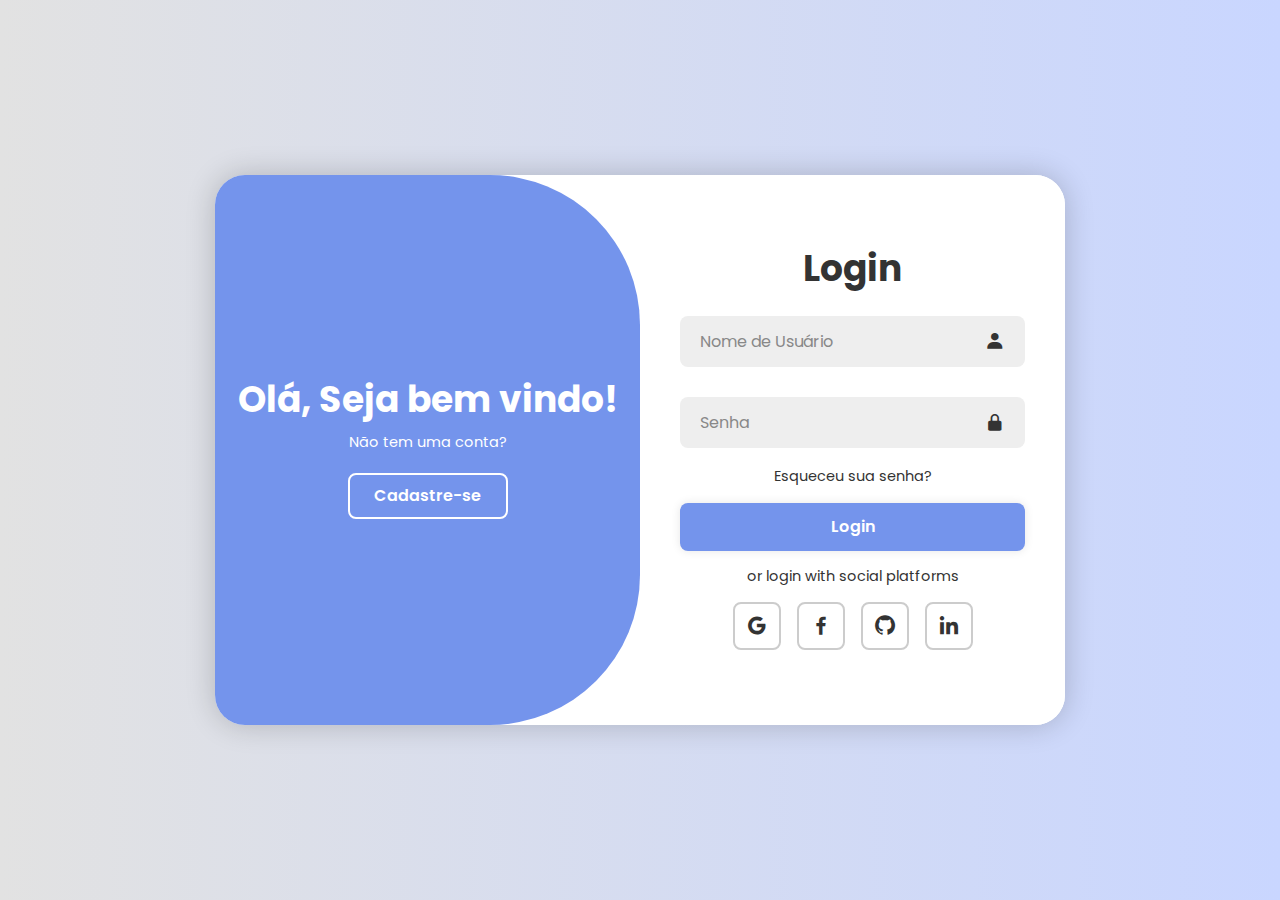
<file: index.html>
<!DOCTYPE html>
<html lang="pt-br">
<head>
    <meta charset="UTF-8">
    <meta name="viewport" content="width=device-width, initial-scale=1.0">
    <title>Denuncia Online Internacional</title>
    <link rel="stylesheet" href="style.css">
    <link href='https://unpkg.com/boxicons@2.1.4/css/boxicons.min.css' rel='stylesheet'>
</head>
<body>
    <div class="container">
        <div class="form-box login">
            <form action="#">
                <h1>Login</h1>
                <div class="input-box">
                    <input type="text" placeholder="Nome de Usuário" required>
                    <i class='bx bxs-user'></i>
                </div>
                <div class="input-box">
                    <input type="password" placeholder="Senha" required>
                    <i class='bx bxs-lock-alt' ></i>
                </div>
                <div class="forgot-link">
                    <a href="#">Esqueceu sua senha?</a>
                </div>
                <button type="submit" class="btn">Login</button>
                <p>or login with social platforms</p>
                <div class="social-icons">
                    <a href="#"><i class='bx bxl-google' ></i></a>
                    <a href="#"><i class='bx bxl-facebook' ></i></a>
                    <a href="#"><i class='bx bxl-github' ></i></a>
                    <a href="#"><i class='bx bxl-linkedin' ></i></a>
                </div>
            </form>
        </div>

        <div class="form-box register">
            <form action="cadastro.php" method="POST">
                <h1>Cadastro</h1>
                <div class="input-box">
                    <input type="text" name="username" placeholder="Nome de Usuário" required>
                    <i class='bx bxs-user'></i>
                </div>
                <div class="input-box">
                    <input type="email" name="email" placeholder="Email" required>
                    <i class='bx bxs-envelope'></i>
                </div>
                <div class="input-box">
                    <input type="password" name="password" placeholder="Senha" required>
                    <i class='bx bxs-lock-alt'></i>
                </div>
                <button type="submit" class="btn">Cadastrar</button>
                <p>ou cadastre-se com plataformas sociais</p>
                <div class="social-icons">
                    <a href="#"><i class='bx bxl-google'></i></a>
                    <a href="#"><i class='bx bxl-facebook'></i></a>
                    <a href="#"><i class='bx bxl-github'></i></a>
                    <a href="#"><i class='bx bxl-linkedin'></i></a>
                </div>
            </form>
        </div>

        <div class="toggle-box">
            <div class="toggle-panel toggle-left">
                <h1>Olá, Seja bem vindo!</h1>
                <p>Não tem uma conta?</p>
                <button class="btn register-btn" onclick="openRegisterPage()">Cadastre-se</button>
            </div>

            <div class="toggle-panel toggle-right">
                <h1>Bem vindo de volta!</h1>
                <p>Já tem uma conta?</p>
                <button class="btn login-btn">Login</button>
            </div>
        </div>
    </div>

    <script src="app.js"></script>
    <script>
        function openRegisterPage() {
            window.location.href = 'cadastro.html';
        }
    </script>
</body>
</html>
</file>
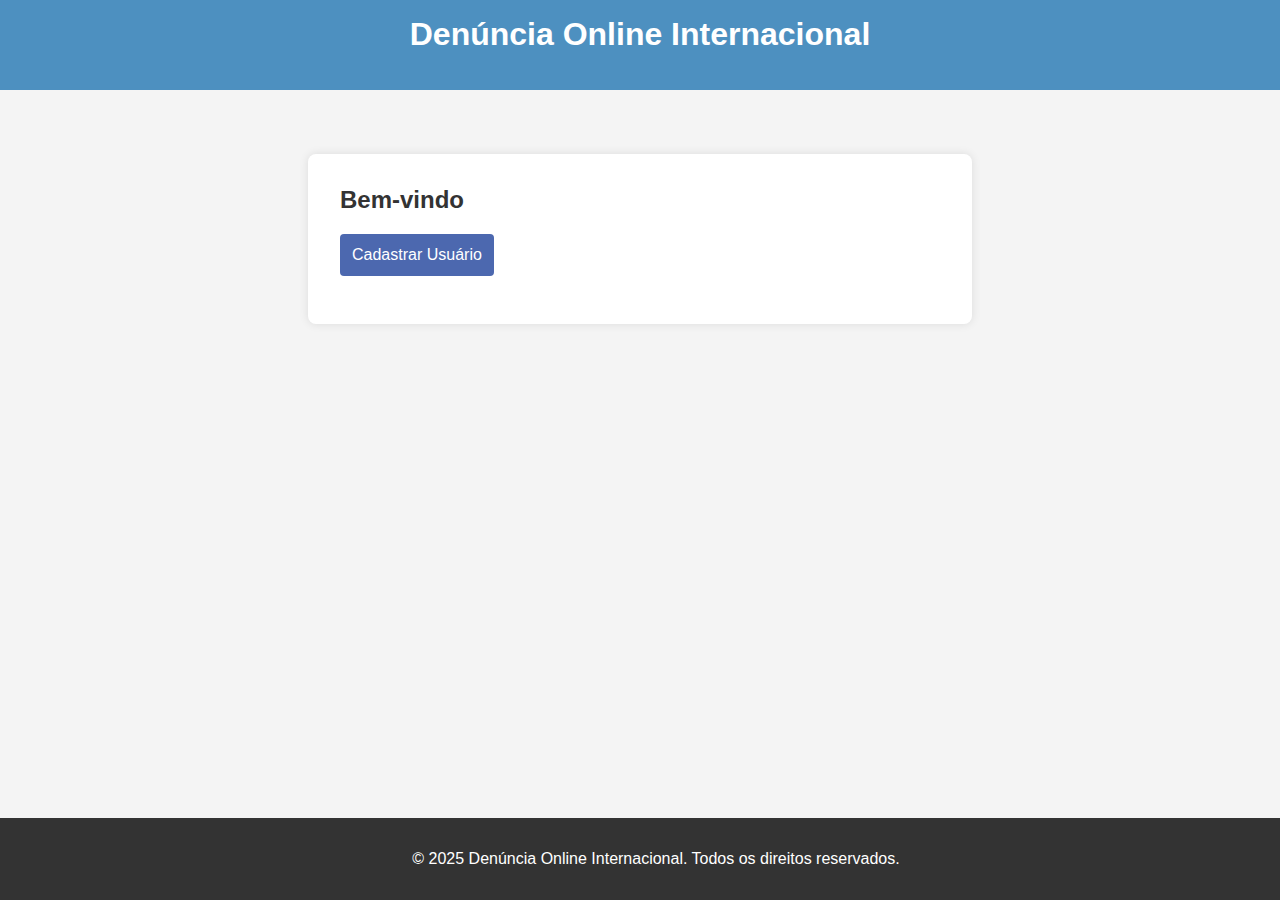
<file: DenunciaOnlineInternacional/SiteDenuncia01/index.html>
<!DOCTYPE html>
<html lang="pt-br">
<head>
    <meta charset="UTF-8">
    <meta name="viewport" content="width=device-width, initial-scale=1.0">
    <title>Denúncia Online Internacional</title>
    <link rel="stylesheet" href="style.css">
    <script>
        function confirmarEnvio() {
            if (confirm("Você deseja enviar a denúncia?")) {
                mostrarMensagem();
            }
        }

        function mostrarMensagem() {
            alert("Denúncia enviada com sucesso. Iremos submeter sua denúncia para análise da Equipe Juridica - Denuncia Online e retornaremos o contato para lhe orientar e/ou confirmar o encaminhamento aos órgãos pertinentes. E, não se preocupe !! Sua denúncia é 100% Anônima.");
        }
    </script>
</head>
<body>
    <header>
        <h1>Denúncia Online Internacional</h1>
    </header>
    <main>
        <section>
            <h2>Bem-vindo</h2>
            <button id="abrirCadastro" onclick="window.location.href='cadastro.html'">Cadastrar Usuário</button>
        </section>
    </main>
    <footer>
        <p>&copy; 2025 Denúncia Online Internacional. Todos os direitos reservados.</p>
    </footer>
</body>
</html>
</file>
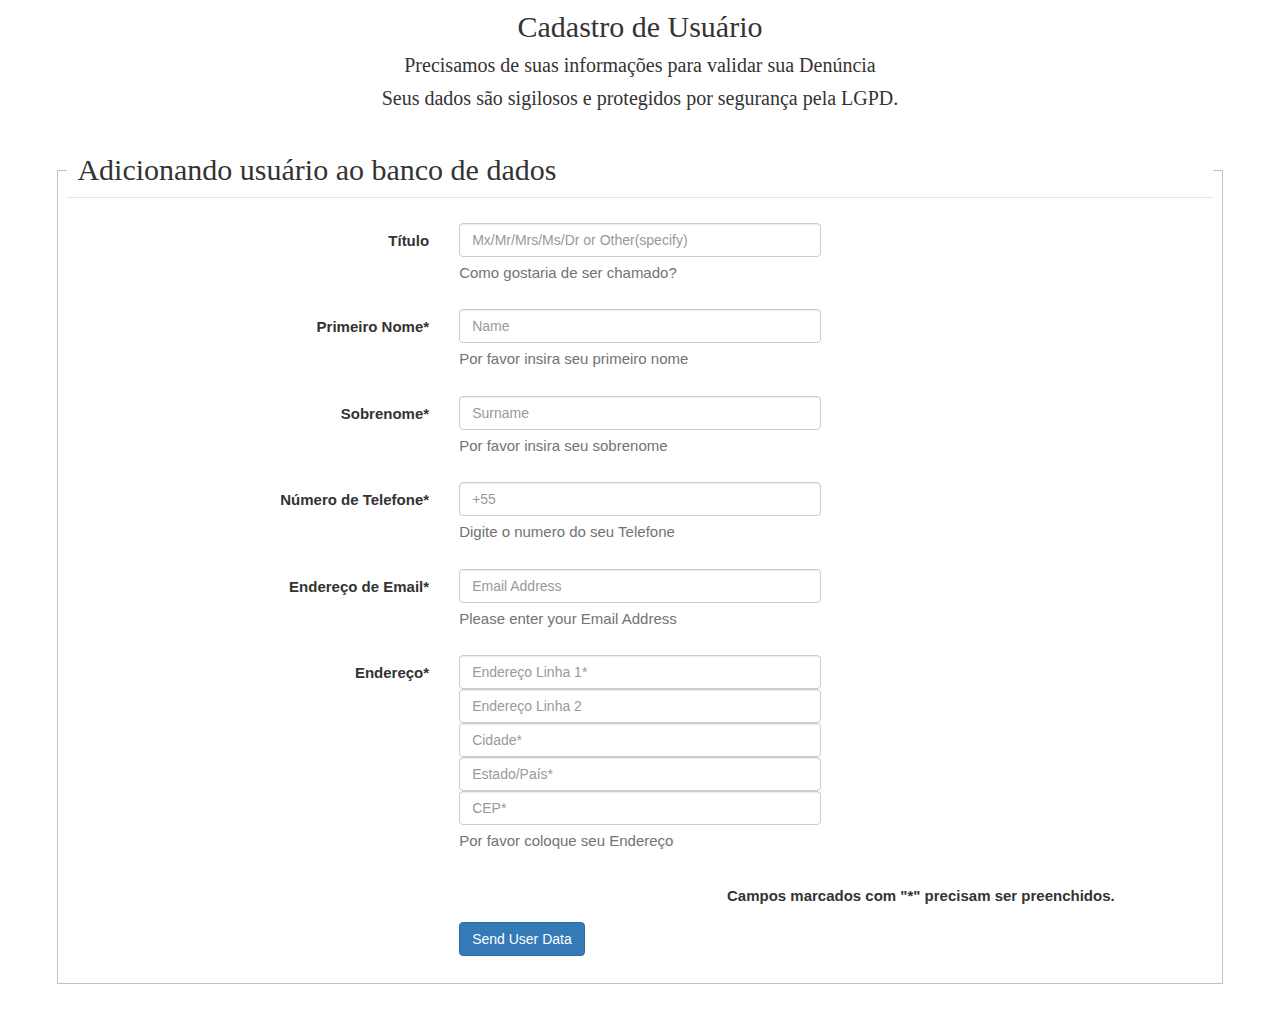
<file: cadastro.html>
<head>
    <title>AJAX Database Demo</title>
    <meta charset="utf-8">
    <meta name="viewport" content="width=device-width, initial-scale=1">
    <!-- Use Bootstrap for the form styling -->
    <link rel="stylesheet" href="https://maxcdn.bootstrapcdn.com/bootstrap/3.4.1/css/bootstrap.min.css">
    <!-- Use W3.CSS for the Modal -->
    <link rel="stylesheet" href="https://www.w3schools.com/w3css/4/w3.css">
    <!-- jQuery and Bootstrap JS -->
    <script src="https://ajax.googleapis.com/ajax/libs/jquery/3.5.1/jquery.min.js"></script>
    <script src="https://maxcdn.bootstrapcdn.com/bootstrap/3.4.1/js/bootstrap.min.js"></script>
  
  <!--For Require() Since it doesn't work in CodePen-->
  <script src="https://requirejs.org/docs/release/2.3.6/r.js"></script>
    <style>
        /* Extra Styles for the Bootstrap Forms */
        h1 {
            font: 30px Verdana;
            text-align: center;
        }
        h2 {
            font: 20px Verdana;
            text-align: center;
        }
        legend {
            padding: 10px;
            font: 30px Verdana
        }
    </style>
</head>

<body>
    <h1>Cadastro de Usuário</h1>
    <h2>Precisamos de suas informações para validar sua Denúncia</h2>
    <h2> Seus dados são sigilosos e protegidos por segurança pela LGPD.</h2>

    <br />

    <!-- 
        Bootstrap Styled Form: Add User to Database 
        Generated using the Bootsnipp Form Builder and Generator for Bootstrap
        https://bootsnipp.com/forms
    -->
    <div>
      <div class="container">
        <div class="row justify-content-center">
          <form id="addUserForm" class="form-horizontal">
            <fieldset>
              <!-- Form Name -->
              <legend>Adicionando usuário ao banco de dados</legend>
              
              <!-- Text Input - Title -->
              <div class="form-group">
                <label class="col-md-4 control-label" for="title">Título</label>
                <div class="col-md-4">
                  <input id="title" name="title" placeholder="Mx/Mr/Mrs/Ms/Dr or Other(specify)"
                         class="form-control input-md">
                  <span class="help-block">Como gostaria de ser chamado?</span>
                 </div>
              </div>
              
              <!-- Text Input - Primeiro Nome -->
              <div class="form-group">
                <label class="col-md-4 control-label" for="firstname">Primeiro Nome*</label>
                <div class="col-md-4">
                  <input id="firstname" name="firstname" placeholder="Name"
                                    class="form-control input-md">
                  <span class="help-block">Por favor insira seu primeiro nome</span> 
                 </div>
               </div>
              
              <!-- Text Input - Sobrenome -->
              <div class="form-group">
                <label class="col-md-4 control-label" for="surname">Sobrenome*</label>
                <div class="col-md-4">
                  <input id="surname" name="surname" type="text" placeholder="Surname"
                                    class="form-control input-md">
                  <span class="help-block">Por favor insira seu sobrenome</span>
                 </div>
               </div>
                      
              <!-- Text Input - Mobile Number -->
              <div class="form-group">
                <label class="col-md-4 control-label" for="phoneNumber">Número de Telefone*</label>
                <div class="col-md-4">
                  <input id="phoneNumber" name="phoneNumber" placeholder="+55"
                                    class="form-control input-md">
                  <span class="help-block">Digite o numero do seu Telefone</span>
                </div>
              </div>

              <!-- Text Input - Email -->
              <div class="form-group">
                <label class="col-md-4 control-label" for="email">Endereço de Email*</label>
                <div class="col-md-4">
                  <input id="email" name="email" type="text" placeholder="Email Address"
                                    class="form-control input-md">
                  <span class="help-block">Please enter your Email Address</span>
                </div>
              </div>
              
              <div class="form-group">
                <label class="col-md-4 control-label" for="address">Endereço*</label>
                <div class="col-md-4">
                  <input id="address1" name="address1" type="text" placeholder="Endereço Linha 1*"
                                    class="form-control input-md">
                  <input id="address2" name="address2" type="text" placeholder="Endereço Linha 2"
                                    class="form-control input-md">
                  <input id="addressT" name="addressT" type="text" placeholder="Cidade*"
                                    class="form-control input-md">
                  <input id="addressC" name="addressC" type="text" placeholder="Estado/País*"
                                    class="form-control input-md">
                  <input id="addressE" name="addressE" type="text" placeholder="CEP*"
                                    class="form-control input-md">
                  <span class="help-block">Por favor coloque seu Endereço</span>
                 </div>
               </div>
              
              <div class="form-group">
                
                <label class="col-md-11 control-label" style = "align: center">Campos marcados com "*" precisam ser preenchidos.</label>
              </div>
              
              <!-- Submit -->
              <div class="form-group">
                <label class="col-md-4 control-label" for="submit"></label>
                <div class="col-md-4">
                  <input type="submit" value="Send User Data" class="btn btn-primary">
                </div>
              </div>
                    </fieldset>
                </form>
            </div>
        </div>
    </div>

    <br />

    <!-- 
        Modal Popup usado para enviar mensagem de sucesso no envio do formulario para o Banco de Dados 
        W3.CSS Styled Form generated using W3.CSS modal demos
        https://www.w3schools.com/w3css/w3css_modal.asp
    -->
    <div id="modalUserAdded" class="w3-modal w3-animate-opacity">
        <div class="w3-modal-content w3-card-4">
            <header class="w3-container w3-blue-grey">
                <span onclick="document.getElementById('modalUserAdded').style.display='none'"
                    class="w3-button w3-large w3-display-topright">&times;</span>
                <h2>Usuário Cadastrado com Sucesso!</h2>
            </header>
            <div class="w3-container">
                <p></p>
                <p id="modalUserAddedMessage">Usuário Cadastrado com Sucesso!</p>
            </div>
            <footer class="w3-container w3-blue-grey">
                <p></p>
            </footer>
        </div>
    </div>
</body>
</file>
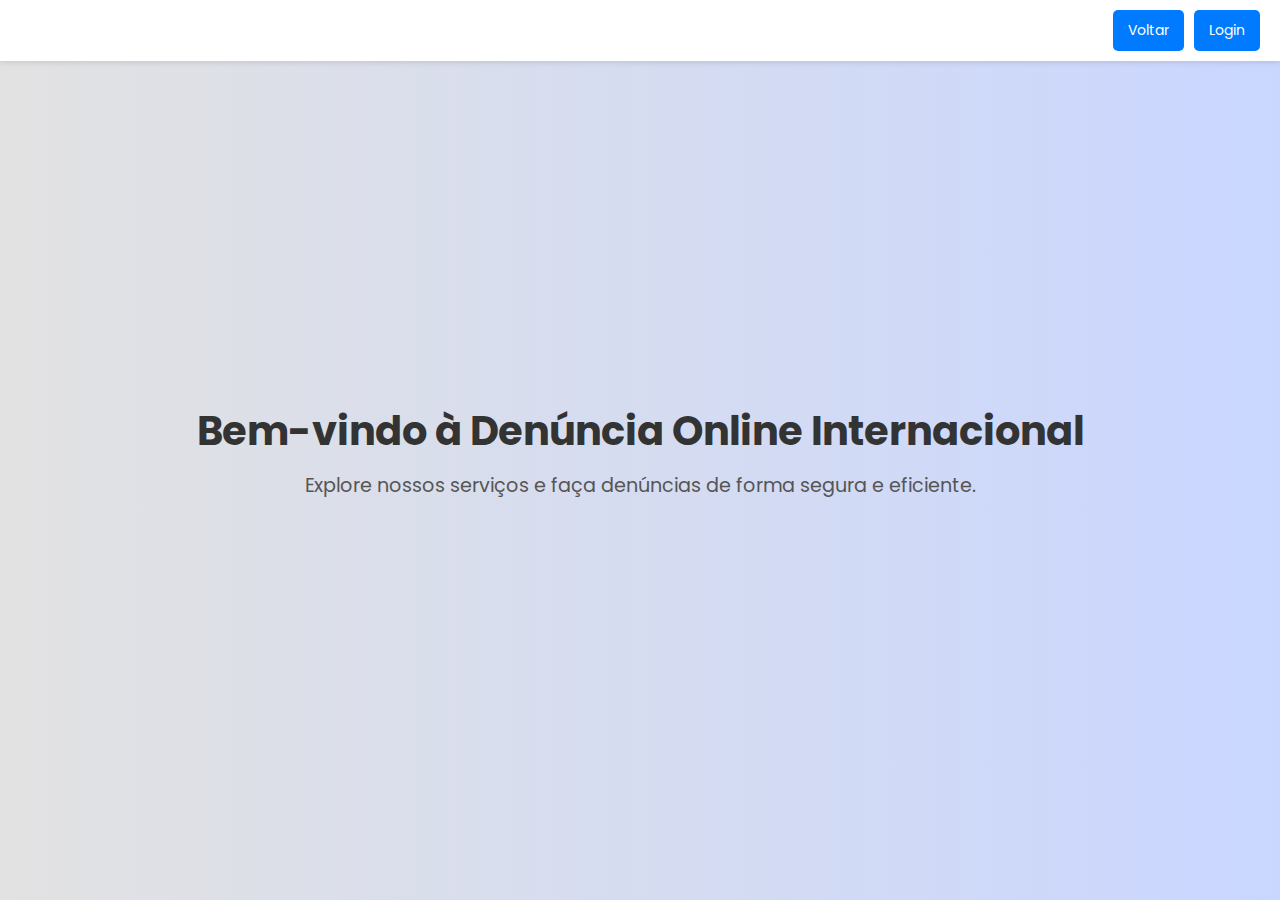
<file: welcome.html>
<!DOCTYPE html>
<html lang="pt-br">
<head>
    <meta charset="UTF-8">
    <meta name="viewport" content="width=device-width, initial-scale=1.0">
    <title>Bem-vindo</title>
    <link rel="stylesheet" href="style.css">
</head>
<body class="welcome-page">
    <header class="welcome-header">
        <button class="standard-button" onclick="window.history.back()">Voltar</button>
        <button class="standard-button" onclick="window.location.href='index.html'">Login</button>
    </header>
    <main class="welcome-content">
        <h1>Bem-vindo à Denúncia Online Internacional</h1>
        <p>Explore nossos serviços e faça denúncias de forma segura e eficiente.</p>
    </main>
</body>
</html>
</file>
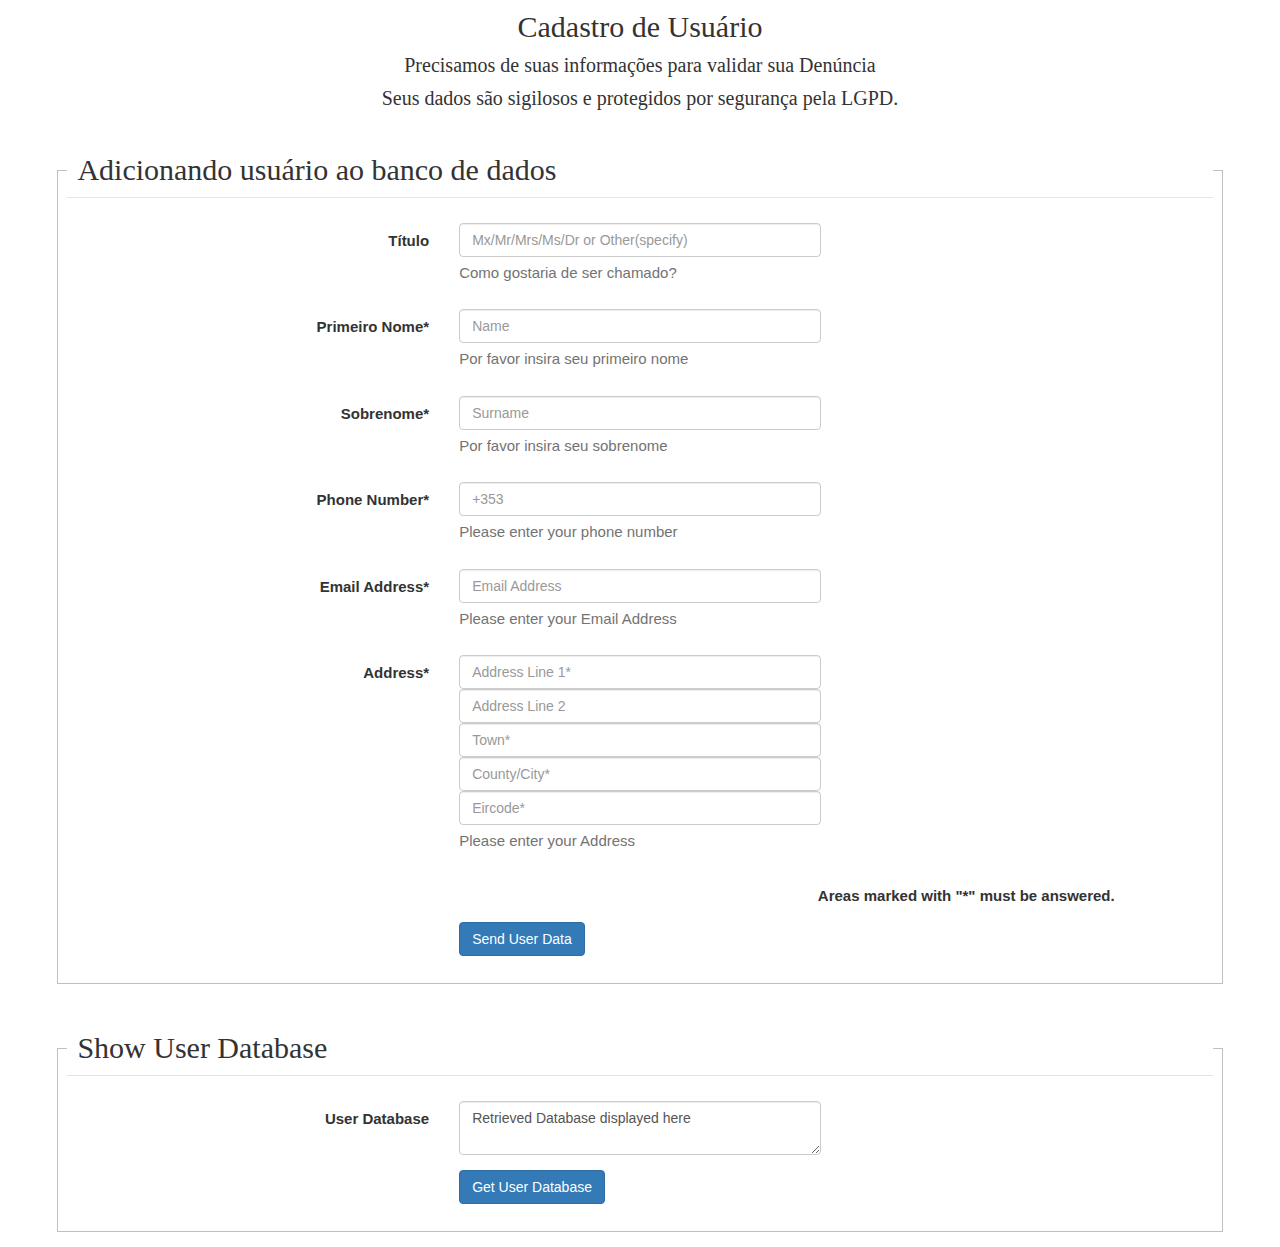
<file: DenunciaOnlineInternacional/cadastro.html>
<head>
    <title>AJAX Database Demo</title>
    <meta charset="utf-8">
    <meta name="viewport" content="width=device-width, initial-scale=1">
    <!-- Use Bootstrap for the form styling -->
    <link rel="stylesheet" href="https://maxcdn.bootstrapcdn.com/bootstrap/3.4.1/css/bootstrap.min.css">
    <!-- Use W3.CSS for the Modal -->
    <link rel="stylesheet" href="https://www.w3schools.com/w3css/4/w3.css">
    <!-- jQuery and Bootstrap JS -->
    <script src="https://ajax.googleapis.com/ajax/libs/jquery/3.5.1/jquery.min.js"></script>
    <script src="https://maxcdn.bootstrapcdn.com/bootstrap/3.4.1/js/bootstrap.min.js"></script>
  
  <!--For Require() Since it doesn't work in CodePen-->
  <script src="https://requirejs.org/docs/release/2.3.6/r.js"></script>
    <style>
        /* Extra Styles for the Bootstrap Forms */
        h1 {
            font: 30px Verdana;
            text-align: center;
        }
        h2 {
            font: 20px Verdana;
            text-align: center;
        }
        legend {
            padding: 10px;
            font: 30px Verdana
        }
    </style>
</head>

<body>
    <h1>Cadastro de Usuário</h1>
    <h2>Precisamos de suas informações para validar sua Denúncia</h2>
    <h2> Seus dados são sigilosos e protegidos por segurança pela LGPD.</h2>

    <br />

    <!-- 
        Bootstrap Styled Form: Add User to Database 
        Generated using the Bootsnipp Form Builder and Generator for Bootstrap
        https://bootsnipp.com/forms
    -->
    <div>
      <div class="container">
        <div class="row justify-content-center">
          <form id="addUserForm" class="form-horizontal">
            <fieldset>
              <!-- Form Name -->
              <legend>Adicionando usuário ao banco de dados</legend>
              
              <!-- Text Input - Title -->
              <div class="form-group">
                <label class="col-md-4 control-label" for="title">Título</label>
                <div class="col-md-4">
                  <input id="title" name="title" placeholder="Mx/Mr/Mrs/Ms/Dr or Other(specify)"
                         class="form-control input-md">
                  <span class="help-block">Como gostaria de ser chamado?</span>
                 </div>
              </div>
              
              <!-- Text Input - Primeiro Nome -->
              <div class="form-group">
                <label class="col-md-4 control-label" for="firstname">Primeiro Nome*</label>
                <div class="col-md-4">
                  <input id="firstname" name="firstname" placeholder="Name"
                                    class="form-control input-md">
                  <span class="help-block">Por favor insira seu primeiro nome</span> 
                 </div>
               </div>
              
              <!-- Text Input - Sobrenome -->
              <div class="form-group">
                <label class="col-md-4 control-label" for="surname">Sobrenome*</label>
                <div class="col-md-4">
                  <input id="surname" name="surname" type="text" placeholder="Surname"
                                    class="form-control input-md">
                  <span class="help-block">Por favor insira seu sobrenome</span>
                 </div>
               </div>
                      
              <!-- Text Input - Mpbile Number -->
              <div class="form-group">
                <label class="col-md-4 control-label" for="phoneNumber">Phone Number*</label>
                <div class="col-md-4">
                  <input id="phoneNumber" name="phoneNumber" placeholder="+353"
                                    class="form-control input-md">
                  <span class="help-block">Please enter your phone number</span>
                </div>
              </div>

              <!-- Text Input - Email -->
              <div class="form-group">
                <label class="col-md-4 control-label" for="email">Email Address*</label>
                <div class="col-md-4">
                  <input id="email" name="email" type="text" placeholder="Email Address"
                                    class="form-control input-md">
                  <span class="help-block">Please enter your Email Address</span>
                </div>
              </div>
              
              <div class="form-group">
                <label class="col-md-4 control-label" for="address">Address*</label>
                <div class="col-md-4">
                  <input id="address1" name="address1" type="text" placeholder="Address Line 1*"
                                    class="form-control input-md">
                  <input id="address2" name="address2" type="text" placeholder="Address Line 2"
                                    class="form-control input-md">
                  <input id="addressT" name="addressT" type="text" placeholder="Town*"
                                    class="form-control input-md">
                  <input id="addressC" name="addressC" type="text" placeholder="County/City*"
                                    class="form-control input-md">
                  <input id="addressE" name="addressE" type="text" placeholder="Eircode*"
                                    class="form-control input-md">
                  <span class="help-block">Please enter your Address</span>
                 </div>
               </div>
              
              <div class="form-group">
                
                <label class="col-md-11 control-label" style = "align: center">Areas marked with "*" must be answered.</label>
              </div>
              
              <!-- Submit -->
              <div class="form-group">
                <label class="col-md-4 control-label" for="submit"></label>
                <div class="col-md-4">
                  <input type="submit" value="Send User Data" class="btn btn-primary">
                </div>
              </div>
                    </fieldset>
                </form>
            </div>
        </div>
    </div>

    <br />

    <!-- 
        Bootstrap Styled Form: Add User to Database 
        Generated using the Bootsnipp Form Builder and Generator for Bootstrap
        https://bootsnipp.com/forms
    -->
    <div>
      <div class="container">
        <div class="row justify-content-center">
          <form id="getUserDatabaseForm" class="form-horizontal">
            <fieldset>
              <!-- Form Name -->
              <legend>Show User Database</legend>
              
              <!-- Textarea -->
              <div class="form-group">
                <label class="col-md-4 control-label" for="showUserDatabase">User Database</label>
                <div class="col-md-4">
                  <textarea class="form-control" id="showUserDatabase"
                            name="showUserDatabase">Retrieved Database displayed here</textarea>
                              
                 </div>
               </div>
              
              <!-- Submit -->
              <div class="form-group">
                <label class="col-md-4 control-label" for="submit"></label>
                <div class="col-md-4">
                  <input type="submit" value="Get User Database" class="btn btn-primary">
                </div>
               </div>

             </fieldset>
           </form>
         </div>
       </div>
    </div>

    <!-- 
        Modal Popup used to confirm User Data was sent and added to Database 
        W3.CSS Styled Form generated using W3.CSS modal demos
        https://www.w3schools.com/w3css/w3css_modal.asp
    -->
    <div id="modalUserAdded" class="w3-modal w3-animate-opacity">
        <div class="w3-modal-content w3-card-4">
            <header class="w3-container w3-blue-grey">
                <span onclick="document.getElementById('modalUserAdded').style.display='none'"
                    class="w3-button w3-large w3-display-topright">&times;</span>
                <h2>User Added to Database!</h2>
            </header>
            <div class="w3-container">
                <p></p>
                <p id="modalUserAddedMessage">Message Text</p>
            </div>
            <footer class="w3-container w3-blue-grey">
                <p></p>
            </footer>
        </div>
    </div>
</body>
</file>
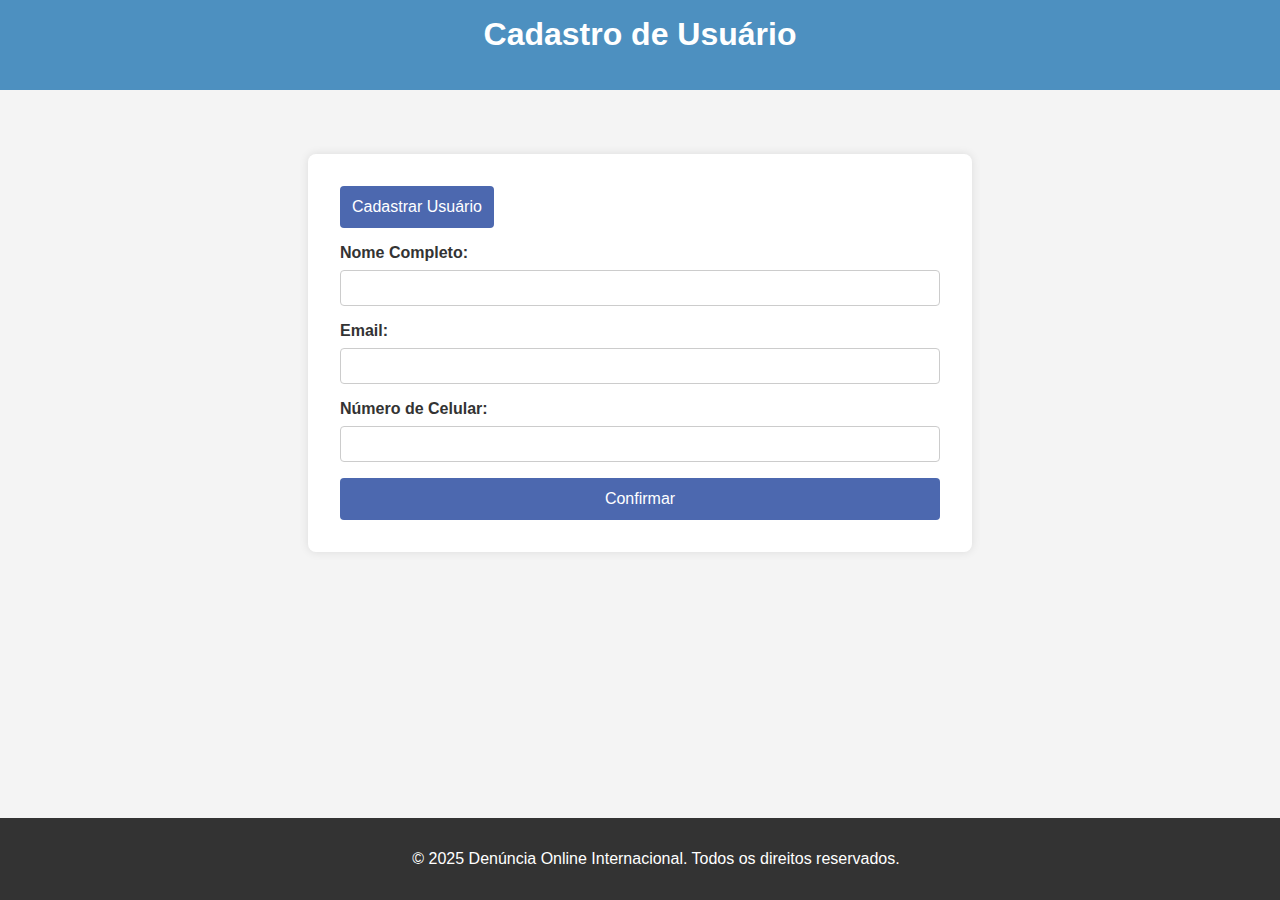
<file: DenunciaOnlineInternacional/SiteDenuncia01/cadastro.html>
<!DOCTYPE html>
<html lang="pt-br">
<head>
    <meta charset="UTF-8">
    <meta name="viewport" content="width=device-width, initial-scale=1.0">
    <title>Cadastro de Usuário</title>
    <link rel="stylesheet" href="style.css">
    <!-- <script src="https://www.google.com/recaptcha/api.js" async defer></script> -->
</head>
<body>
    <header>
        <h1>Cadastro de Usuário</h1>
    </header>
    <main>
        <section id="cadastroUsuario">
            <button id="abrirCadastro">Cadastrar Usuário</button>
            <form id="formCadastro">
                <label for="nomeCompleto">Nome Completo:</label>
                <input type="text" id="nomeCompleto" name="nomeCompleto" required>
                
                <label for="emailCadastro">Email:</label>
                <input type="email" id="emailCadastro" name="emailCadastro" required>
                
                <label for="celular">Número de Celular:</label>
                <input type="tel" id="celular" name="celular" required>
                
                               
                <button type="button" id="confirmarCadastro">Confirmar</button>
            </form>
        </section>
    </main>
    <footer>
        <p>&copy; 2025 Denúncia Online Internacional. Todos os direitos reservados.</p>
    </footer>
    <script src="app.js"></script>
    <script>
        document.getElementById('confirmarCadastro').addEventListener('click', function() {
            var nomeCompleto = document.getElementById("nomeCompleto").value;
            var emailCadastro = document.getElementById("emailCadastro").value;
            var celular = document.getElementById("celular").value;

            if (nomeCompleto === "" || emailCadastro === "" || celular === "") {
                alert("Por favor, preencha todos os campos.");
                return;
            }

            // Simulate successful registration
            window.location.href = 'denuncia.html';
        });
    </script>
</body>
</html>
</file>
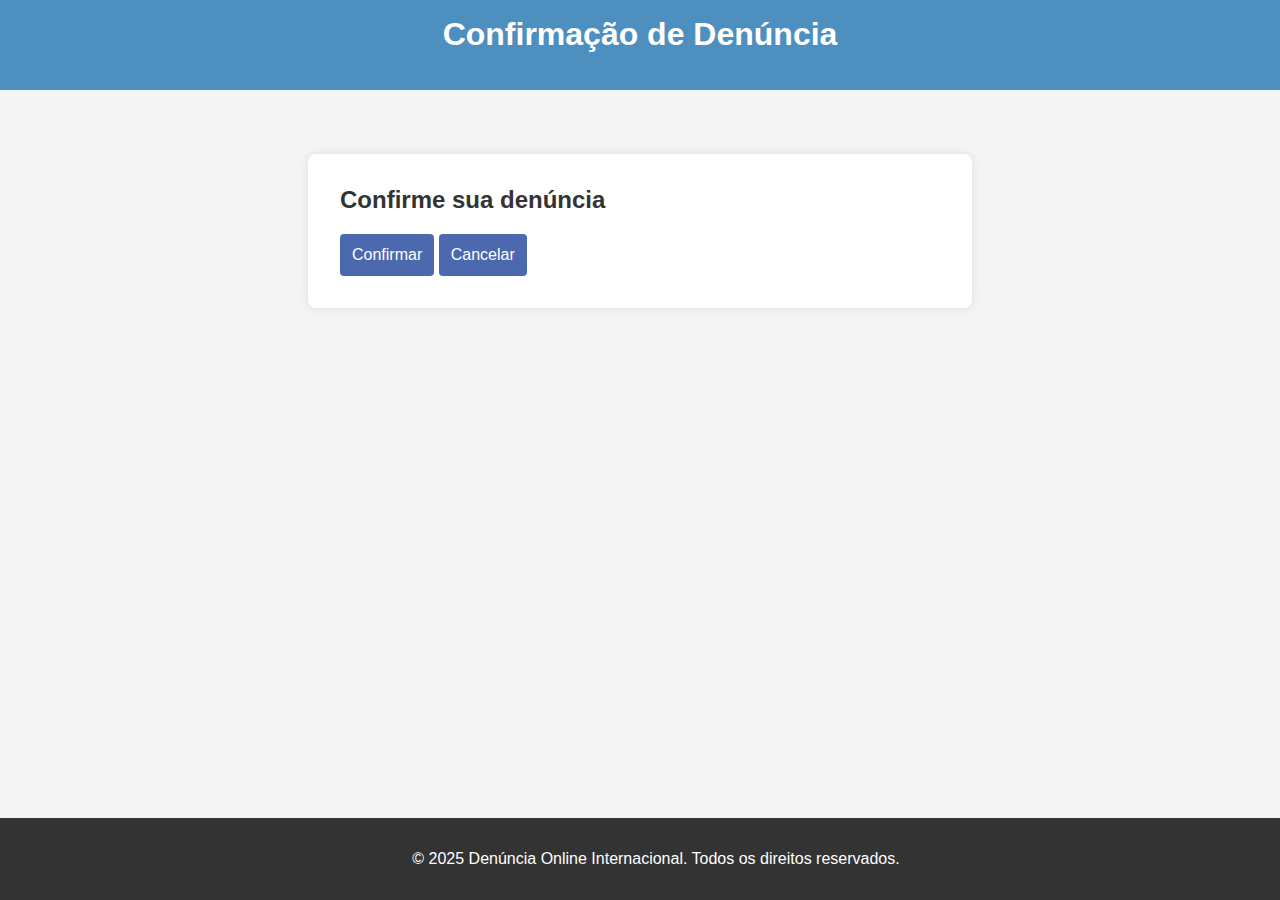
<file: DenunciaOnlineInternacional/SiteDenuncia01/confirmacao.html>
<!DOCTYPE html>
<html lang="pt-br">
<head>
    <meta charset="UTF-8">
    <meta name="viewport" content="width=device-width, initial-scale=1.0">
    <title>Confirmação de Denúncia</title>
    <link rel="stylesheet" href="style.css">
    <script>
        function enviarDenuncia() {
            const denuncia = sessionStorage.getItem('denuncia');
            mostrarMensagem(denuncia);
            sessionStorage.removeItem('denuncia');
            window.location.href = 'denuncia.html';
        }

        function cancelarEnvio() {
            sessionStorage.removeItem('denuncia');
            window.location.href = 'denuncia.html';
        }

        function mostrarMensagem(denuncia) {
            alert(`Denúncia enviada com sucesso. Iremos submeter sua denúncia para análise da Equipe Juridica - Denuncia Online e retornaremos o contato para lhe orientar e/ou confirmar o encaminhamento aos órgãos pertinentes. E, não se preocupe !! Sua denúncia é 100% Anônima.\n\nConteúdo da denúncia:\n${denuncia}`);
        }

        document.addEventListener('DOMContentLoaded', function() {
            const denuncia = sessionStorage.getItem('denuncia');
            document.getElementById('conteudoDenuncia').innerText = denuncia;
        });
    </script>
</head>
<body>
    <header>
        <h1>Confirmação de Denúncia</h1>
    </header>
    <main>
        <section>
            <h2>Confirme sua denúncia</h2>
            <p id="conteudoDenuncia"></p>
            <button type="button" onclick="enviarDenuncia()">Confirmar</button>
            <button type="button" onclick="cancelarEnvio()">Cancelar</button>
        </section>
    </main>
    <footer>
        <p>&copy; 2025 Denúncia Online Internacional. Todos os direitos reservados.</p>
    </footer>
</body>
</html>
</file>
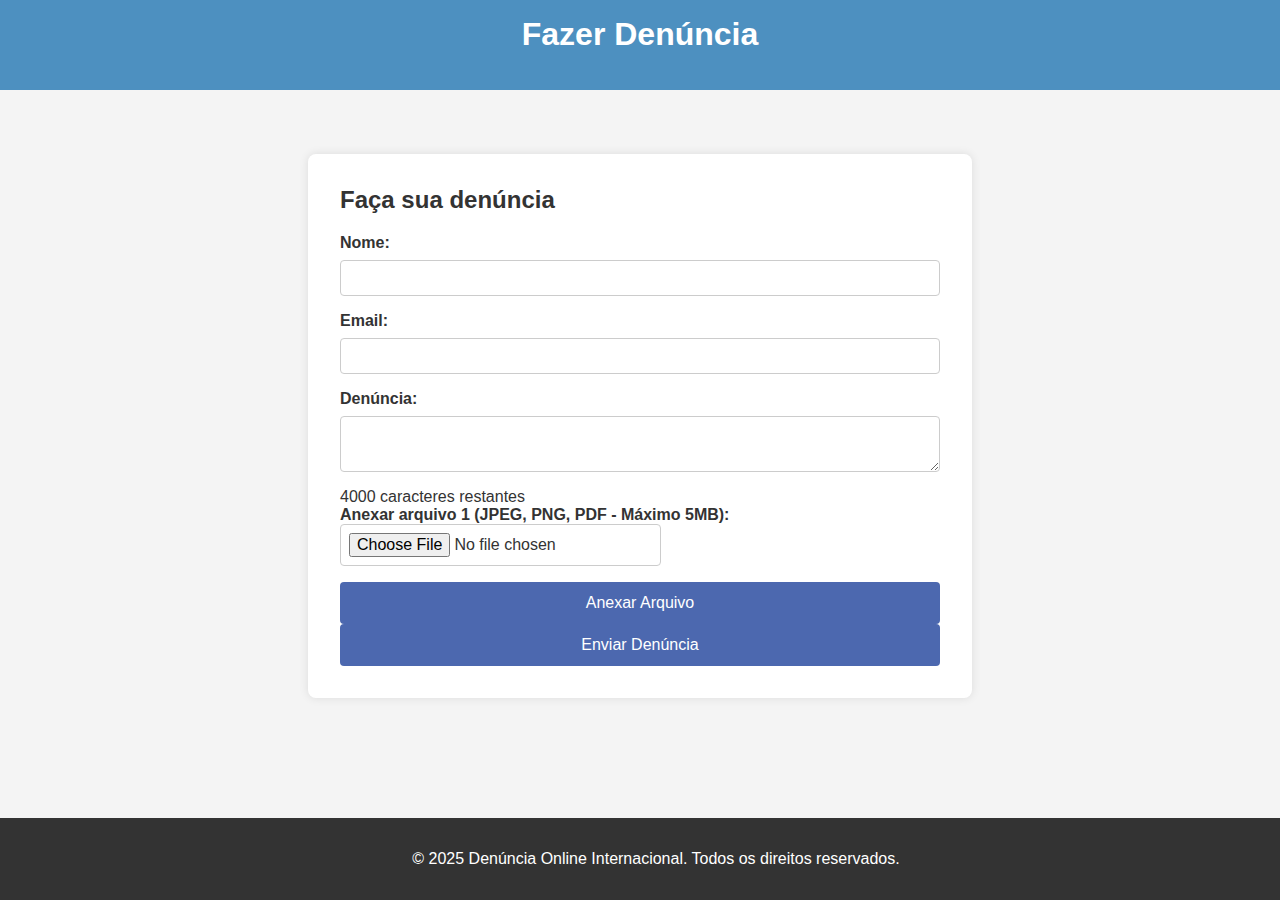
<file: DenunciaOnlineInternacional/SiteDenuncia01/denuncia.html>
<!DOCTYPE html>
<html lang="pt-br">
<head>
    <meta charset="UTF-8">
    <meta name="viewport" content="width=device-width, initial-scale=1.0">
    <title>Fazer Denúncia</title>
    <link rel="stylesheet" href="style.css">
</head>
<body>
    <header>
        <h1>Fazer Denúncia</h1>
    </header>
    <main>
        <section>
            <h2>Faça sua denúncia</h2>
            <form id="formDenuncia" enctype="multipart/form-data">
                <label for="nome">Nome:</label>
                <input type="text" id="nome" name="nome" required>
                
                <label for="email">Email:</label>
                <input type="email" id="email" name="email" required>
                
                <label for="denuncia">Denúncia:</label>
                <textarea id="denuncia" name="denuncia" maxlength="4000" required></textarea>
                <div id="charCount">4000 caracteres restantes</div>
                
                <div id="arquivosContainer">
                    <label for="arquivo1">Anexar arquivo 1 (JPEG, PNG, PDF - Máximo 5MB):</label>
                    <input type="file" id="arquivo1" name="arquivos[]" accept=".jpeg,.jpg,.png,.pdf" required>
                </div>
                <button type="button" id="anexarArquivo">Anexar Arquivo</button>
                
                <button type="button" id="enviarDenuncia">Enviar Denúncia</button>
            </form>
        </section>
    </main>
    <footer>
        <p>&copy; 2025 Denúncia Online Internacional. Todos os direitos reservados.</p>
    </footer>
    <script>
        document.getElementById('denuncia').addEventListener('input', function() {
            var maxLength = 4000;
            var currentLength = this.value.length;
            var remaining = maxLength - currentLength;
            document.getElementById('charCount').innerText = remaining + ' caracteres restantes';
        });

        let arquivoCount = 1;
        document.getElementById('anexarArquivo').addEventListener('click', function() {
            const lastFileInput = document.getElementById(`arquivo${arquivoCount}`);
            if (lastFileInput && lastFileInput.files.length === 0) {
                alert('O campo de anexar arquivo está vazio. Por favor, selecione um arquivo antes de anexar outro.');
                return;
            }

            if (arquivoCount < 5) {
                arquivoCount++;
                const arquivosContainer = document.getElementById('arquivosContainer');
                const newLabel = document.createElement('label');
                newLabel.setAttribute('for', `arquivo${arquivoCount}`);
                newLabel.innerText = `Anexar arquivo ${arquivoCount} (JPEG, PNG, PDF - Máximo 5MB):`;
                const newInput = document.createElement('input');
                newInput.setAttribute('type', 'file');
                newInput.setAttribute('id', `arquivo${arquivoCount}`);
                newInput.setAttribute('name', 'arquivos[]');
                newInput.setAttribute('accept', '.jpeg,.jpg,.png,.pdf');
                arquivosContainer.appendChild(newLabel);
                arquivosContainer.appendChild(newInput);
            } else {
                alert('Você só pode anexar até 5 arquivos.');
            }
        });

        document.getElementById('enviarDenuncia').addEventListener('click', function() {
            var nome = document.getElementById("nome").value;
            var email = document.getElementById("email").value;
            var denuncia = document.getElementById("denuncia").value;

            if (denuncia === "") {
                alert("Por favor, preencha a descrição da denúncia.");
                return;
            }

            if (confirm(`Você deseja enviar a denúncia?\n\nConteúdo da denúncia:\n${denuncia}`)) {
                // Enviar dados da denúncia para o servidor
                var formData = new FormData(document.getElementById("formDenuncia"));
                formData.append("nome", nome);
                formData.append("email", email);
                formData.append("denuncia", denuncia);

                fetch('submit_denuncia.php', {
                    method: 'POST',
                    body: formData
                })
                .then(response => response.json())
                .then(data => {
                    if (data.success) {
                        alert("Denúncia enviada com sucesso. Iremos submeter sua denúncia para análise da Equipe Juridica - Denuncia Online e retornaremos o contato para lhe orientar e/ou confirmar o encaminhamento aos órgãos pertinentes. E, não se preocupe !! Sua denúncia é 100% Anônima.");
                        document.getElementById("formDenuncia").reset();
                    } else {
                        alert("Erro ao enviar denúncia.");
                    }
                })
                .catch(error => {
                    console.error('Erro:', error);
                    alert("Erro ao enviar denúncia.");
                });
            }
        });
    </script>
</body>
</html>
</file>
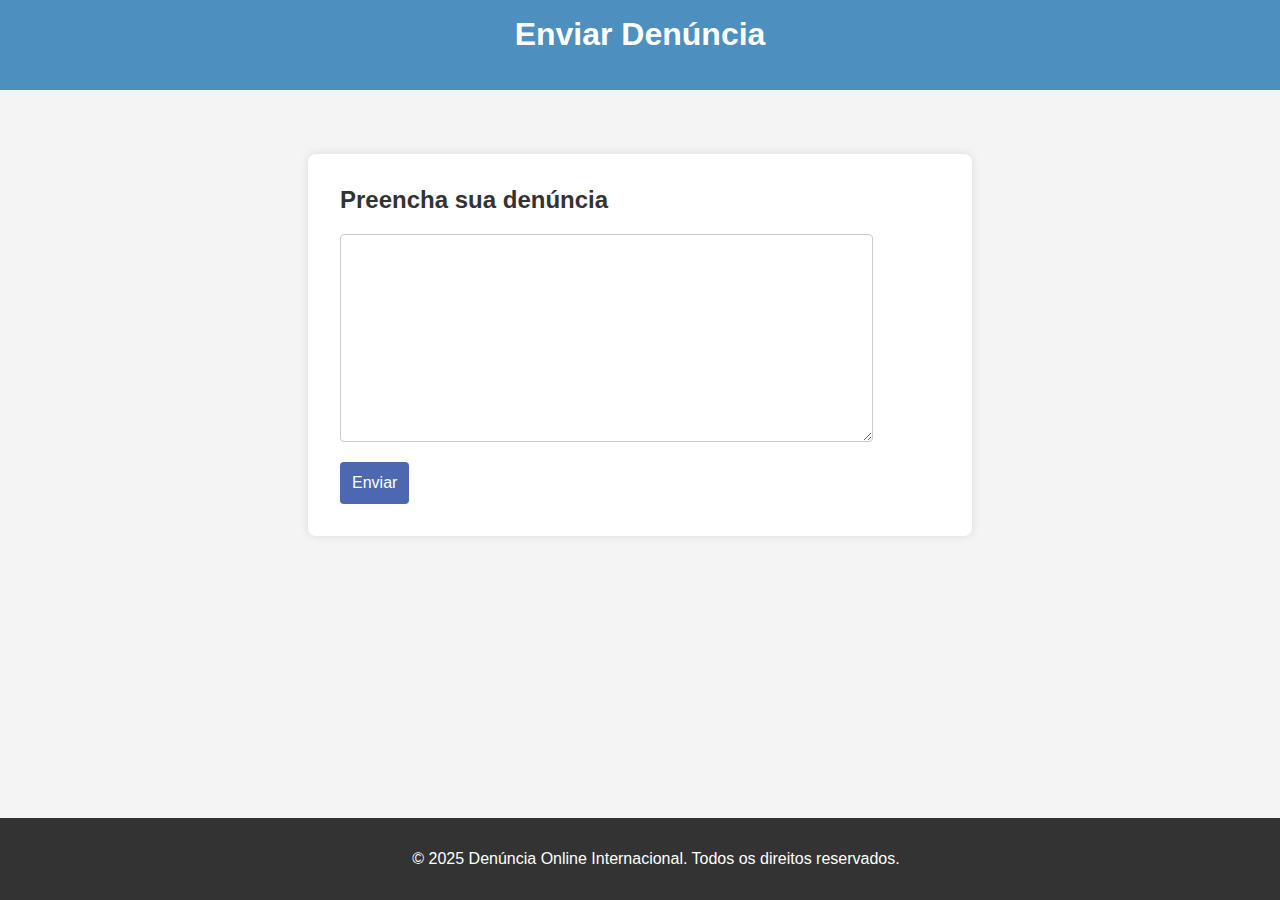
<file: DenunciaOnlineInternacional/SiteDenuncia01/enviar_denuncia.html>
<!DOCTYPE html>
<html lang="pt-br">
<head>
    <meta charset="UTF-8">
    <meta name="viewport" content="width=device-width, initial-scale=1.0">
    <title>Enviar Denúncia</title>
    <link rel="stylesheet" href="style.css">
    <script>
        function confirmarEnvio() {
            const denuncia = document.getElementById('denuncia').value;
            if (confirm("Você deseja enviar a denúncia?")) {
                sessionStorage.setItem('denuncia', denuncia);
                window.location.href = 'confirmacao.html';
            }
        }

        function enviarDenuncia() {
            const denuncia = sessionStorage.getItem('denuncia');
            if (denuncia) {
                alert(`Denúncia enviada com sucesso. Iremos submeter sua denúncia para análise da Equipe Juridica - Denuncia Online e retornaremos o contato para lhe orientar e/ou confirmar o encaminhamento aos órgãos pertinentes. E, não se preocupe !! Sua denúncia é 100% Anônima.\n\nConteúdo da denúncia:\n${denuncia}`);
                // Código para enviar a denúncia para o banco de dados
                sessionStorage.removeItem('denuncia');
            }
        }

        document.addEventListener('DOMContentLoaded', function() {
            const denuncia = sessionStorage.getItem('denuncia');
            if (denuncia) {
                enviarDenuncia();
                sessionStorage.removeItem('denuncia');
            }
        });
    </script>
</head>
<body>
    <header>
        <h1>Enviar Denúncia</h1>
    </header>
    <main>
        <section>
            <h2>Preencha sua denúncia</h2>
            <textarea id="denuncia" rows="10" cols="50"></textarea>
            <button type="button" onclick="confirmarEnvio()">Enviar</button>
        </section>
    </main>
    <footer>
        <p>&copy; 2025 Denúncia Online Internacional. Todos os direitos reservados.</p>
    </footer>
</body>
</html>
</file>
<file: style.css>
@import url('https://fonts.googleapis.com/css2?family=Poppins:ital,wght@0,100;0,200;0,300;0,400;0,500;0,600;0,700;0,800;0,900;1,100;1,200;1,300;1,400;1,500;1,600;1,700;1,800;1,900&display=swap');

*{
    margin: 0;
    padding: 0;
    box-sizing: border-box;
    font-family: "Poppins", sans-serif;
    text-decoration: none;
    list-style: none;
}

body{
    display: flex;
    justify-content: center;
    align-items: center;
    min-height: 100vh;
    background: linear-gradient(90deg, #e2e2e2, #c9d6ff);
}

.container{
    position: relative;
    width: 850px;
    height: 550px;
    background: #fff;
    margin: 20px;
    border-radius: 30px;
    box-shadow: 0 0 30px rgba(0, 0, 0, .2);
    overflow: hidden;
}

    .container h1{
        font-size: 36px;
        margin: -10px 0;
    }

    .container p{
        font-size: 14.5px;
        margin: 15px 0;
    }

form{ width: 100%; }

.form-box{
    position: absolute;
    right: 0;
    width: 50%;
    height: 100%;
    background: #fff;
    display: flex;
    align-items: center;
    color: #333;
    text-align: center;
    padding: 40px;
    z-index: 1;
    transition: .6s ease-in-out 1.2s, visibility 0s 1s;
}

    .container.active .form-box{ right: 50%; }

    .form-box.register{ visibility: hidden; }
        .container.active .form-box.register{ visibility: visible; }

.container.active .form-box.register {
    right: 0;
    visibility: visible;
    transition-delay: 0s;
}

.input-box{
    position: relative;
    margin: 30px 0;
}

    .input-box input{
        width: 100%;
        padding: 13px 50px 13px 20px;
        background: #eee;
        border-radius: 8px;
        border: none;
        outline: none;
        font-size: 16px;
        color: #333;
        font-weight: 500;
    }

        .input-box input::placeholder{
            color: #888;
            font-weight: 400;
        }
    
    .input-box i{
        position: absolute;
        right: 20px;
        top: 50%;
        transform: translateY(-50%);
        font-size: 20px;
    }

.forgot-link{ margin: -15px 0 15px; }
    .forgot-link a{
        font-size: 14.5px;
        color: #333;
    }

.btn{
    width: 100%;
    height: 48px;
    background: #7494ec;
    border-radius: 8px;
    box-shadow: 0 0 10px rgba(0, 0, 0, .1);
    border: none;
    cursor: pointer;
    font-size: 16px;
    color: #fff;
    font-weight: 600;
}

.social-icons{
    display: flex;
    justify-content: center;
}

    .social-icons a{
        display: inline-flex;
        padding: 10px;
        border: 2px solid #ccc;
        border-radius: 8px;
        font-size: 24px;
        color: #333;
        margin: 0 8px;
    }

.toggle-box{
    position: absolute;
    width: 100%;
    height: 100%;
}

    .toggle-box::before{
        content: '';
        position: absolute;
        left: -250%;
        width: 300%;
        height: 100%;
        background: #7494ec;
        /* border: 2px solid red; */
        border-radius: 150px;
        z-index: 2;
        transition: 1.8s ease-in-out;
    }

        .container.active .toggle-box::before{ left: 50%; }

.toggle-panel{
    position: absolute;
    width: 50%;
    height: 100%;
    /* background: seagreen; */
    color: #fff;
    display: flex;
    flex-direction: column;
    justify-content: center;
    align-items: center;
    z-index: 2;
    transition: .6s ease-in-out;
}

    .toggle-panel.toggle-left{ 
        left: 0;
        transition-delay: 1.2s; 
    }
        .container.active .toggle-panel.toggle-left{
            left: -50%;
            transition-delay: .6s;
        }

    .toggle-panel.toggle-right{ 
        right: -50%;
        transition-delay: .6s;
    }
        .container.active .toggle-panel.toggle-right{
            right: 0;
            transition-delay: 1.2s;
        }

    .toggle-panel p{ margin-bottom: 20px; }

    .toggle-panel .btn{
        width: 160px;
        height: 46px;
        background: transparent;
        border: 2px solid #fff;
        box-shadow: none;
    }

@media screen and (max-width: 650px){
    .container{ height: calc(100vh - 40px); }

    .form-box{
        bottom: 0;
        width: 100%;
        height: 70%;
    }

        .container.active .form-box{
            right: 0;
            bottom: 30%;
        }

    .toggle-box::before{
        left: 0;
        top: -270%;
        width: 100%;
        height: 300%;
        border-radius: 20vw;
    }

        .container.active .toggle-box::before{
            left: 0;
            top: 70%;
        }

        .container.active .toggle-panel.toggle-left{
            left: 0;
            top: -30%;
        }

    .toggle-panel{ 
        width: 100%;
        height: 30%;
    }
        .toggle-panel.toggle-left{ top: 0; }
        .toggle-panel.toggle-right{
            right: 0;
            bottom: -30%;
        }

            .container.active .toggle-panel.toggle-right{ bottom: 0; }
}

@media screen and (max-width: 400px){
    .form-box { padding: 20px; }

    .toggle-panel h1{font-size: 30px; }
}

.welcome-container {
    display: flex;
    justify-content: center;
    align-items: center;
    min-height: 100vh;
    background: linear-gradient(90deg, #e2e2e2, #c9d6ff);
}

.welcome-message {
    font-size: 24px;
    color: #333;
}

/* Estilo para a página welcome */
body.welcome-page {
    margin: 0;
    padding: 0;
    font-family: Arial, sans-serif;
    background-color: #f9f9f9; /* Fundo claro */
    color: #333;
    display: flex;
    flex-direction: column;
    align-items: center;
    justify-content: center;
    height: 100vh;
}

header.welcome-header {
    position: absolute;
    top: 0;
    width: 100%;
    background-color: #ffffff;
    box-shadow: 0 2px 5px rgba(0, 0, 0, 0.1);
    padding: 10px 20px;
    display: flex;
    justify-content: flex-end;
    gap: 10px;
}

header.welcome-header button {
    background-color: #007bff;
    color: #fff;
    border: none;
    padding: 10px 15px;
    border-radius: 5px;
    cursor: pointer;
    font-size: 14px;
    transition: background-color 0.3s ease;
}

header.welcome-header button:hover {
    background-color: #0056b3;
}

main.welcome-content {
    text-align: center;
    padding: 20px;
}

main.welcome-content h1 {
    font-size: 2.5rem;
    margin-bottom: 10px;
}

main.welcome-content p {
    font-size: 1.2rem;
    color: #555;
}

.standard-button {
    background-color: #007BFF;
    color: white;
    border: none;
    padding: 10px 20px;
    border-radius: 5px;
    cursor: pointer;
    font-size: 16px;
    text-align: center;
}

.standard-button:hover {
    background-color: #0056b3;
}
</file>
<file: DenunciaOnlineInternacional/SiteDenuncia01/style.css>
body {
    font-family: Arial, sans-serif;
    margin: 0;
    padding: 0;
    background-color: #f4f4f4;
    color: #333;
}

header {
    background-color: #4d90c0;
    color: white;
    padding: 1rem;
    text-align: center;
}

main {
    padding: 2rem;
}

section {
    background-color: white;
    padding: 2rem;
    margin: 2rem auto;
    border-radius: 8px;
    box-shadow: 0 0 10px rgba(0, 0, 0, 0.1);
    max-width: 600px;
}

h1, h2 {
    margin-top: 0;
}

form {
    display: flex;
    flex-direction: column;
}

label {
    margin-bottom: 0.5rem;
    font-weight: bold;
}

input, textarea {
    margin-bottom: 1rem;
    padding: 0.5rem;
    border: 1px solid #ccc;
    border-radius: 4px;
    font-size: 1rem;
}

button {
    padding: 0.75rem;
    border: none;
    border-radius: 4px;
    background-color: #4c68af;
    color: white;
    font-size: 1rem;
    cursor: pointer;
}

button:hover {
    background-color: #2c5177;
}

footer {
    background-color: #333;
    color: white;
    text-align: center;
    padding: 1rem;
    position: fixed;
    width: 100%;
    bottom: 0;
}

/* Estilos para o modal de cadastro */
.modal {
    display: none;
    position: fixed;
    z-index: 1;
    left: 0;
    top: 0;
    width: 100%;
    height: 100%;
    overflow: auto;
    background-color: rgba(0, 0, 0, 0.4);
}

.modal-content {
    background-color: #fefefe;
    margin: 15% auto;
    padding: 20px;
    border: 1px solid #888;
    width: 80%;
    max-width: 500px;
    border-radius: 8px;
}

.close {
    color: #aaa;
    float: right;
    font-size: 28px;
    font-weight: bold;
}

close:hover,
.close:focus {
    color: black;
    text-decoration: none;
    cursor: pointer;
}

/* Estilos para a página de cadastro */
#cadastroUsuario {
    background-color: white;
    padding: 2rem;
    margin: 2rem auto;
    border-radius: 8px;
    box-shadow: 0 0 10px rgba(0, 0, 0, 0.1);
    max-width: 600px;
}

#abrirCadastro {
    padding: 0.75rem;
    border: none;
    border-radius: 4px;
    background-color: #4c68af;
    color: white;
    font-size: 1rem;
    cursor: pointer;
    margin-bottom: 1rem;
}

#abrirCadastro:hover {
    background-color: #2c5177;
}
</file>
